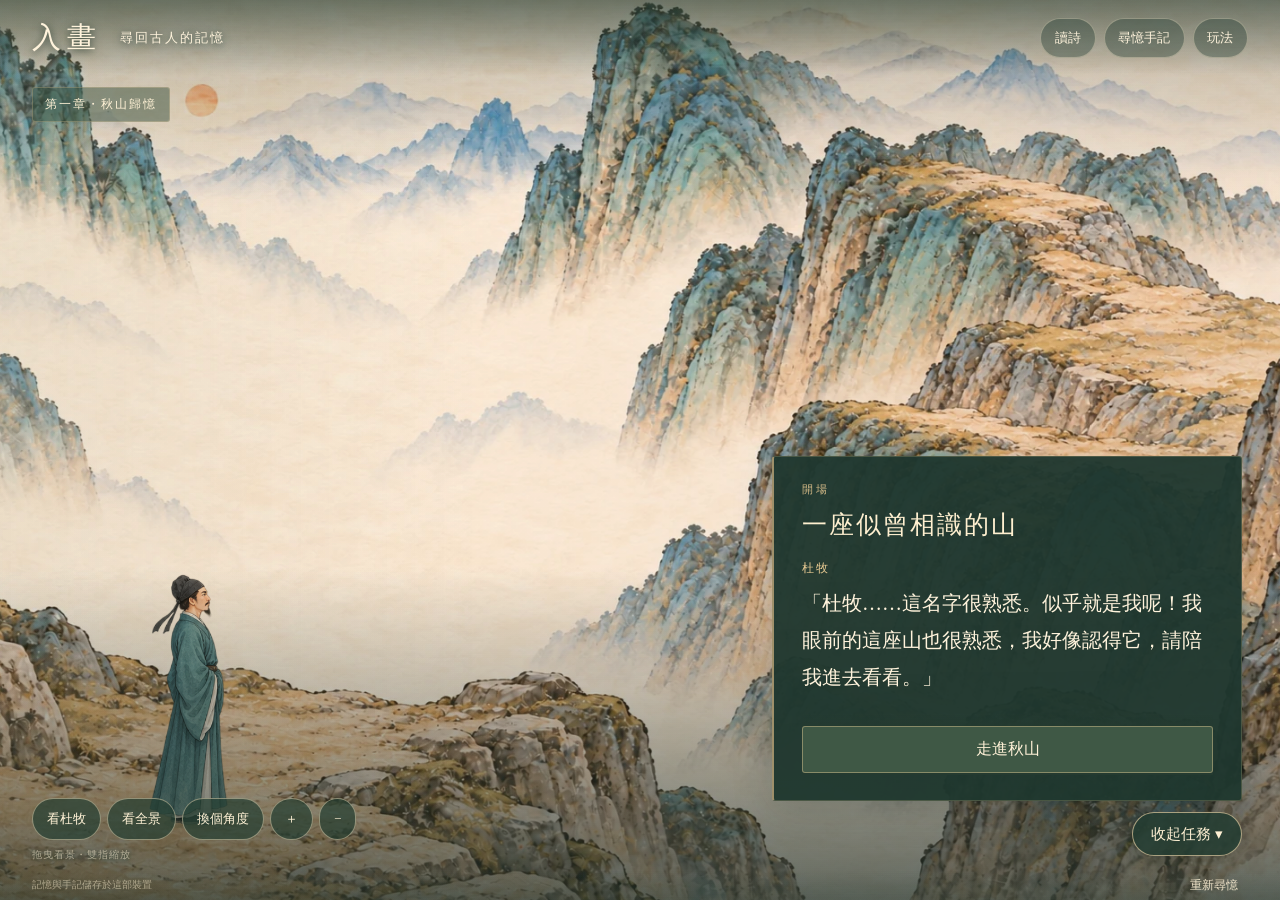
<file: index.html>
<!doctype html><html lang="zh-Hant"><head><meta charset="utf-8"><meta name="viewport" content="width=device-width,initial-scale=1"><meta name="theme-color" content="#29362f"><title>入畫｜尋回古人的記憶</title><link rel="stylesheet" href="./ruhua/style.css?v=20261120-complete-v2"><style>.score-card .classdojo-reward{margin:10px 0 0;color:#ffe1a0;font:700 clamp(26px,4vw,36px)/1.3 system-ui,sans-serif;overflow-wrap:anywhere}</style></head><body>
<header><div id="brand"><strong>入畫</strong><span>尋回古人的記憶</span></div><nav aria-label="工具"><button data-modal="poem">讀詩</button><button data-modal="journal">尋憶手記</button><button data-modal="help">玩法</button></nav></header>
<main id="main"><section id="landscape" aria-label="可移動觀看的水彩秋山"><div id="world"></div><div class="scene-top"><span>第一章・秋山歸憶</span><span id="progress"></span><span id="score-badge" role="status" aria-live="polite" hidden></span></div><div id="intro-art" hidden></div><div id="home" hidden></div><div class="scene-bottom"><p id="scene-status" role="status" hidden>秋山正在浮現……</p><div id="views"><button id="scene-replay" hidden>再看景物</button><button data-view="poet">看杜牧</button><button data-view="wide">看全景</button><button data-view="angle">換個角度</button><button data-zoom="0.8" aria-label="放大景物">＋</button><button data-zoom="1.25" aria-label="縮小景物">−</button></div><small>拖曳看景・雙指縮放</small></div></section><aside id="reveal-banner" aria-label="新景物出現" hidden><p id="reveal-title" role="status"></p><p id="reveal-detail"></p><p id="reveal-quote"></p><button id="reveal-continue" type="button">看到了，繼續</button></aside><section id="panel" aria-label="故事與尋憶任務" hidden></section><button id="task-toggle" class="task-toggle" type="button" aria-controls="panel" aria-expanded="true" hidden>收起任務 ▾</button></main>
<footer><span id="save-status" role="status">記憶與手記儲存於這部裝置</span><button id="reset">重新尋憶</button></footer>
<dialog id="verse-screen" aria-labelledby="verse-title"><div class="verse-content"><p class="verse-kicker">山行 · 杜牧</p><h2 id="verse-title"></h2><button id="enter-verse" type="button">走入詩句 <span aria-hidden="true">→</span></button></div></dialog><dialog id="modal"><button id="close-modal" class="close" aria-label="關閉">×</button><div id="modal-content"></div></dialog><script type="module" src="./ruhua/app.mjs?v=20261120-complete-v2"></script></body></html>
</file>
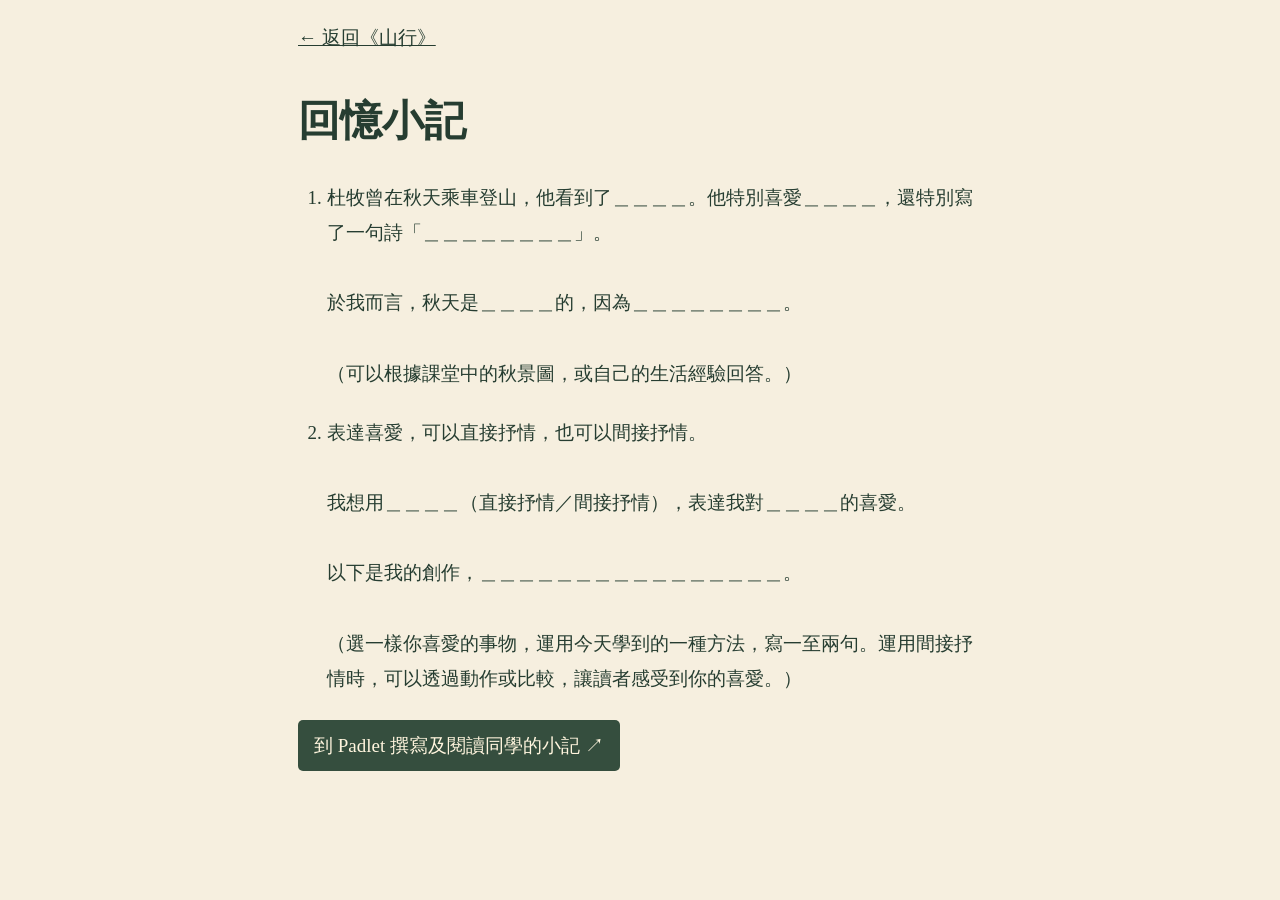
<file: activities.html>
<!doctype html>
<html lang="zh-Hant-HK"><meta charset="utf-8"><meta name="viewport" content="width=device-width, initial-scale=1"><title>課堂活動｜入畫</title>
<style>
*{box-sizing:border-box}body{margin:0;background:#f6efdf;color:#263d31;font:19px/1.85 "Songti TC","Noto Serif TC",serif}
header,main{max-width:780px;margin:auto;padding:20px clamp(20px,6vw,48px)}header a{color:inherit}
main{padding-top:8px}h1{font-size:clamp(28px,5vw,42px);margin:0 0 12px}ol{padding-inline-start:1.5em}li{white-space:pre-line}li+li{margin-top:24px}
.activity-links{display:flex;gap:12px;flex-wrap:wrap;margin-top:24px}.activity-links a{display:inline-flex;align-items:center;min-height:48px;padding:8px 16px;border-radius:5px;background:#354e3e;color:#fff5de;text-decoration:none}.activity-links a:hover{text-decoration:underline}a:focus-visible{outline:3px solid #99592d;outline-offset:4px}
</style><header><a href="./index.html">← 返回《山行》</a></header><main><h1>回憶小記</h1><ol><li>杜牧曾在秋天乘車登山，他看到了＿＿＿＿。他特別喜愛＿＿＿＿，還特別寫了一句詩「＿＿＿＿＿＿＿＿」。

於我而言，秋天是＿＿＿＿的，因為＿＿＿＿＿＿＿＿。

（可以根據課堂中的秋景圖，或自己的生活經驗回答。）</li><li>表達喜愛，可以直接抒情，也可以間接抒情。

我想用＿＿＿＿（直接抒情／間接抒情），表達我對＿＿＿＿的喜愛。

以下是我的創作，＿＿＿＿＿＿＿＿＿＿＿＿＿＿＿＿。

（選一樣你喜愛的事物，運用今天學到的一種方法，寫一至兩句。運用間接抒情時，可以透過動作或比較，讓讀者感受到你的喜愛。）</li></ol><div class="activity-links"><a href="https://padlet.com/ythan/padlet-s025j7z6d0p4sdrxka86" target="_blank" rel="noopener noreferrer">到 Padlet 撰寫及閱讀同學的小記 ↗</a></div></main></html>
</file>
<file: ruhua/style.css>
:root{color-scheme:light;--ink:#343c32;--muted:#707463;--paper:#faf6ec;--line:#d9d6c6;--red:#924731;--green:#3d5a48;font-family:var(--reading-font);font-size:16px}*{box-sizing:border-box}body{margin:0;background:#eee8d9;color:var(--ink)}button,a,input,textarea{-webkit-tap-highlight-color:transparent}button{font:inherit;color:inherit;cursor:pointer;border:1px solid var(--line);border-radius:7px;padding:.65rem .85rem;background:var(--paper);touch-action:manipulation}button:hover{border-color:var(--green);background:#eeeddf}button:focus-visible,a:focus-visible,input:focus-visible,textarea:focus-visible{outline:3px solid #a56b3f;outline-offset:3px}button:disabled{opacity:.4;cursor:default}button.primary{background:var(--green);color:white;border-color:var(--green);font-weight:600;padding:.9rem 1.4rem}button.primary:hover{background:#2c4938}.primary span{margin-left:1.4rem}header{height:76px;padding:0 3%;display:flex;align-items:center;justify-content:space-between;border-bottom:1px solid var(--line);background:#f8f3e8}#brand{text-decoration:none;color:var(--ink);display:flex;align-items:center;gap:18px}#brand strong{font:700 29px var(--reading-font);letter-spacing:6px}#brand span{font-size:13px;letter-spacing:2px}nav{display:flex;gap:8px}nav button{background:transparent;font-size:14px}main{display:grid;grid-template-columns:minmax(0,1.4fr) minmax(350px,1fr);min-height:calc(100svh - 122px);max-width:1800px;margin:auto;overflow:clip}main.home-mode,main.free-mode{grid-template-columns:1fr}#landscape{position:relative;min-height:600px;overflow:clip;background:#f3eddf;isolation:isolate}#world{position:absolute;inset:0}#world canvas{display:block;width:100%;height:100%;touch-action:none}.scene-top{position:absolute;top:24px;left:26px;right:26px;display:flex;gap:12px;justify-content:space-between;pointer-events:none;font-size:13px;letter-spacing:2px;color:#586451}.scene-top>span{padding:7px 10px;background:#faf6ece0;border-radius:4px}#progress{letter-spacing:0}.scene-bottom{position:absolute;bottom:20px;left:24px;right:24px;pointer-events:none}.scene-bottom button{pointer-events:auto;font-size:13px;background:#faf6eceb;backdrop-filter:blur(8px)}#views{display:flex;gap:6px;flex-wrap:wrap}.scene-bottom small{display:block;margin-top:8px;color:#66705c;letter-spacing:1px;text-shadow:0 0 6px #faf6ec}#scene-status{max-width:max-content;background:#faf6ece8;padding:5px 8px;font-size:12px;border-radius:4px;color:#66705c}#panel{background:var(--paper);border-left:1px solid var(--line);padding:36px clamp(22px,3vw,48px);display:flex;flex-direction:column;justify-content:center;min-width:0}#panel[hidden],#home[hidden],#intro-art[hidden]{display:none}.kicker{font-size:12px;letter-spacing:3px;color:var(--muted);margin:0 0 15px}h1,h2,h3,blockquote,.frame,.poem-text{font-family:var(--reading-font)}h2{font-size:25px;font-weight:600;letter-spacing:2px;line-height:1.5;margin:0 0 20px}.poem-line{font-size:25px;letter-spacing:3px;color:var(--red);margin:0 0 24px;border-bottom:1px solid var(--line);padding-bottom:20px;white-space:nowrap}.speaker{font-size:12px;letter-spacing:2px;color:var(--muted);margin:0 0 8px}.speech{font-size:17px;line-height:1.9;margin:0 0 20px}.narration{font-size:14px;line-height:1.9;color:var(--muted);margin:0 0 20px}fieldset{border:0;padding:0;margin:0}legend,.task{font-size:16px;font-weight:600;line-height:1.7;margin:0 0 14px;padding:0}label.choice{display:flex;align-items:center;gap:10px;padding:13px 14px;border:1px solid var(--line);border-radius:7px;margin-bottom:9px;cursor:pointer;line-height:1.6;background:#fffdf7}label.choice:has(input:checked){background:#e8eee3;border-color:#71846a}input[type=radio]{accent-color:var(--green);width:17px;height:17px;flex-shrink:0}.actions{margin-top:22px;display:flex;gap:10px;flex-wrap:wrap;align-items:center}.actions .primary{flex-grow:1}.feedback{font-size:15px;color:#8a4631;line-height:1.8;border-left:3px solid #bb8a66;padding:10px 14px;background:#f5ecde;margin:14px 0 0}.feedback:empty{display:none}.frame{font-size:24px;line-height:1.9;color:var(--green);padding:20px 0;margin:0 0 14px;border-block:1px solid var(--line)}.share-hint{font-size:14px;color:var(--muted);line-height:1.7}.note-fields{display:grid;gap:12px}.note-fields label{font-size:15px;line-height:1.8}.note-fields input,.note-fields textarea{display:block;width:100%;font:inherit;background:#fffdf7;border:1px solid var(--line);border-radius:6px;padding:10px;color:var(--ink);resize:vertical}.note-fields textarea{min-height:72px}.note-example{font-size:14px;line-height:1.8;color:var(--green);padding:12px;background:#edf0e5}footer{height:46px;display:flex;justify-content:space-between;align-items:center;padding:0 3%;font-size:11px;color:var(--muted);border-top:1px solid var(--line)}footer button{font-size:12px;padding:4px 10px;background:transparent;border:0}#home{position:relative;z-index:2;margin:100px 0 180px 10%;width:max-content;max-width:84%;padding:24px 32px;background:#f8f3e8e8;box-shadow:0 20px 70px #66633a09;border-radius:3px}#home h1{font-size:clamp(64px,8vw,108px);letter-spacing:16px;margin:0 0 8px;font-weight:500}#home h2{font-size:20px;letter-spacing:5px}#home>p:not(.kicker){font-size:16px;line-height:2.1;margin:24px 0}#home .primary{min-width:210px}.home-mode #views,.home-mode #scene-status,.home-mode .scene-bottom small{display:none}#intro-art{position:absolute;inset:14% 10% 20%;display:flex;align-items:flex-end;justify-content:center;pointer-events:none;background:radial-gradient(ellipse,#fbf7eddd,transparent 70%)}.book{position:absolute;bottom:0;width:min(90%,400px);height:160px;display:flex;filter:drop-shadow(0 20px 18px #393b3325);perspective:600px}.book span{display:block;width:50%;padding:26px;background:#fdf8e9;border:1px solid #c8bda0;font:26px var(--reading-font);color:#928d7b;text-align:center;transform:rotateY(-18deg);border-radius:4px 2px 2px 10px;box-shadow:inset -10px 0 18px #b8ab8b22}.book span+span{transform:rotateY(18deg);animation:page 1.8s ease-out}.book small{font-size:14px}#visitor{position:relative;height:90%;max-width:85%;object-fit:contain;filter:drop-shadow(0 5px 15px #61584133);animation:arrive 1.5s ease-out}.second-sheet{height:110px;background:linear-gradient(155deg,#ccd8bd33,#ffffff44),repeating-linear-gradient(110deg,transparent 0 16px,#7f93891a 17px 18px);border:1px solid var(--line);position:relative;margin-bottom:18px;display:flex;align-items:center;justify-content:center;color:#607a62;font:24px var(--reading-font);letter-spacing:6px}.second-sheet:before{content:'▱　▱';position:absolute;bottom:12px;right:24px;opacity:.25;font-size:40px}.coming{font-size:14px;color:var(--muted)}dialog{width:min(550px,calc(100vw - 30px));max-height:85svh;border:1px solid var(--line);padding:32px;background:var(--paper);border-radius:12px;color:var(--ink);box-shadow:0 20px 100px #252b3233}dialog::backdrop{background:#222b2666;backdrop-filter:blur(4px)}.close{float:right;border:0;background:transparent;font-size:24px;padding:0 5px;margin:-15px -10px 5px 10px}dialog h2{font-size:24px}dialog p{line-height:1.9}.poem-text{font-size:24px;line-height:2.2;letter-spacing:3px;text-align:center}.author{text-align:center;color:var(--muted)}.journal-list{padding-left:23px;line-height:2}.journal-note{background:#edf0e5;padding:16px;line-height:2;border-radius:6px}.free-mode #panel{position:absolute;width:1px;height:1px;padding:0;overflow:clip;clip-path:inset(50%)}.free-mode .scene-top:after{content:'記憶已復原';padding:7px;background:#faf6ece0;font-size:13px}#main.intro-mode #world{opacity:.2}#main.intro-mode .scene-bottom{display:none}@keyframes page{0%{transform:rotateY(-155deg)}100%{transform:rotateY(18deg)}}@keyframes arrive{0%{opacity:0;transform:translateY(60px) scale(.85)}100%{opacity:1;transform:none}}@media(min-width:1100px) and (max-height:850px){#panel{padding-block:24px}.speech{font-size:16px;margin-bottom:14px}.poem-line{margin-bottom:16px;padding-bottom:16px}.choice{font-size:15px}#landscape{min-height:590px}}@media(max-width:800px){header{height:66px;padding:0 14px}#brand{gap:8px}#brand strong{font-size:25px}#brand span{display:none}nav{gap:3px}nav button{font-size:12px;padding:8px}main{grid-template-columns:1fr;min-height:calc(100svh - 112px)}#landscape{min-height:460px;height:55svh}#panel{border-left:0;border-top:1px solid var(--line);padding:28px 22px;justify-content:start}.scene-top{top:14px;left:14px;right:14px;font-size:11px;letter-spacing:1px}.scene-bottom{left:14px;bottom:12px;right:14px}#home{margin:75px auto 130px;padding:20px 26px}#home h1{font-size:65px}#home>p:not(.kicker){font-size:14px;margin:14px 0}.home-mode #landscape{height:auto;min-height:calc(100svh - 112px)}.free-mode #landscape{height:calc(100svh - 112px)}#intro-art{inset:15% 10% 8%}.book{height:100px;width:280px}.book span{padding:12px;font-size:20px}h2{font-size:23px}.poem-line{font-size:23px;letter-spacing:3px}.frame{font-size:22px}footer{padding:0 14px}.scene-bottom button{font-size:12px;padding:8px}dialog{padding:26px}.poem-text{font-size:21px;letter-spacing:1px}}@media(prefers-reduced-motion:reduce){*,*:before,*:after{animation:none!important;scroll-behavior:auto!important}}
#progress:empty{display:none}@media(min-width:801px){main{height:calc(100svh - 122px);min-height:0}#landscape{min-height:0;height:100%}#panel{overflow-y:auto;justify-content:flex-start}#panel>.kicker{margin-top:auto}#panel>.actions:last-child,#panel>form:last-child{margin-bottom:auto}.home-mode #landscape{min-height:0}.home-mode #home{margin-block:60px 120px}.home-mode{min-height:620px}}@media(max-width:800px){.free-mode #landscape{min-height:0}.scene-bottom #scene-status{max-width:100%;line-height:1.7;font-size:11px}}
/* 《日暮之前》：滿幅水彩、暮色字幕與留白詩箋。 */
:root{--paper:#f5edda;--ink:#293e34;--muted:#b9c4af;--line:#d8c29a70;--green:#354e3e;--red:#e4c08a;font-family:var(--reading-font)}body{background:#28342e;color:#fff3dc}body>header{position:absolute;top:0;left:0;right:0;height:76px;border:0;background:linear-gradient(#23382b88,transparent);z-index:20;padding:0 32px}#brand{color:#fff3dc;text-shadow:0 2px 8px #23382d}#brand strong{font-weight:500}#brand span{font-family:var(--reading-font);letter-spacing:2px}nav button{color:#fff3dc;background:#233e3366;border-color:#f1e4c860;border-radius:22px;backdrop-filter:blur(7px);font-family:var(--reading-font);font-size:13px}nav button:hover{background:#536447c9;border-color:#f5dfb6}main,main.home-mode,main.free-mode{position:relative;display:block;height:100svh;min-height:720px;max-width:none;overflow:clip;margin:0}#landscape,.home-mode #landscape,.free-mode #landscape{position:absolute;inset:0;width:100%;height:100%;min-height:0}#world{background:#738478;touch-action:none;cursor:grab}#world:active{cursor:grabbing}.paint-lens{position:absolute;inset:-1%;transform-origin:50% 50%;will-change:transform}.paint-lens svg{width:100%;height:100%;display:block;overflow:visible;pointer-events:none}.paint-lens [data-layer],.paint-actor{transition:opacity 1.5s ease,filter 1.6s ease}.paint-actor foreignObject div,.paint-actor canvas{display:block;width:100%;height:100%}.paint-dusk{position:absolute;inset:0;background:linear-gradient(115deg,#e2b56e12,#b9793b0d 40%,#75432f15);pointer-events:none;transition:background 2s}.evening .paint-dusk{background:linear-gradient(115deg,#e2b56e26,#b9793b23 40%,#75432f45)}.paint-vignette{position:absolute;inset:0;background:linear-gradient(#1f302d45,transparent 22%,transparent 63%,#1c2e2aaf),linear-gradient(90deg,#23372d12,transparent 38%);pointer-events:none}.paint-falling{position:absolute;inset:0;pointer-events:none;opacity:0;transition:opacity 1.5s}.remembered .paint-falling{opacity:.7}.paint-falling i{position:absolute;left:76%;top:-5%;width:16px;height:20px;background:#ae502c;clip-path:polygon(50% 0,61% 29%,90% 17%,79% 46%,100% 51%,72% 76%,50% 100%,28% 76%,0 51%,21% 46%,10% 17%,39% 29%);animation:paint-fall 15s linear infinite}.paint-falling i:nth-child(2){left:86%;animation-delay:-5s;background:#c66e35}.paint-falling i:nth-child(3){left:68%;animation-delay:-9s}.scene-top{top:87px;left:32px;right:32px;font-family:var(--reading-font);letter-spacing:2px;color:#fff2d6;font-size:12px}.scene-top>span{padding:8px 12px;background:#344b3a7a;backdrop-filter:blur(6px);border:1px solid #f1d5a441;border-radius:3px}.scene-bottom{bottom:38px;left:32px;right:auto;max-width:55%;z-index:5}.scene-bottom #scene-status{background:transparent;color:#fff1d4a3;padding:0;font-size:11px;line-height:1.8;text-shadow:0 1px 5px #1c3026;max-width:100%}.scene-bottom button{background:#263f33ba;color:#fff2d6;border-color:#e7d8b580;border-radius:24px;font-family:var(--reading-font);font-size:13px;padding:10px 14px;min-height:42px}.scene-bottom button:hover{background:#536447e8}.scene-bottom small{color:#fff1d48f;font-size:10px;letter-spacing:1px;text-shadow:0 1px 4px #23382e}#panel{position:absolute;right:3%;bottom:100px;width:min(470px,42%);height:auto;max-height:calc(100% - 238px);min-width:0;padding:25px 28px;display:block;background:linear-gradient(110deg,#20382feb,#22382edb);color:#fff3dc;border:1px solid #e6c99135;border-left:2px solid #d5b785b0;border-radius:3px;box-shadow:0 8px 40px #152b2930;backdrop-filter:blur(9px);overflow:auto;scrollbar-width:thin;scrollbar-color:#c5ad7d70 transparent}#panel>.kicker{margin-top:0}#panel>.actions:last-child,#panel>form:last-child{margin-bottom:0}#panel h2{font-weight:500;font-size:25px;margin:0 0 16px;color:#fff0d0}#panel .kicker{color:#d6bb88;font-family:var(--reading-font);letter-spacing:3px;margin-bottom:9px;font-size:11px}.poem-line{font-size:25px;margin:0 0 17px;padding-bottom:16px;letter-spacing:3px;color:#f2d6a6;border-color:#e4c58c4d}.speaker{color:#e5c891;font-family:var(--reading-font);font-size:12px}.speech{font-family:var(--reading-font);font-size:20px;font-weight:500;line-height:1.85;margin-bottom:17px}.narration{font-size:14px;color:#dddac4;line-height:1.9}.task,legend{font-size:15px;font-weight:500;color:#f7edd6;line-height:1.8;margin-bottom:13px}.choice{font-size:15px}label.choice{padding:10px 12px;background:#f8ecd90a;border-color:#e8d3ac55;color:#fff2d9;border-radius:3px;gap:10px;margin-bottom:7px}label.choice:hover{background:#f8ecd919;border-color:#e8d3ac}label.choice:has(input:checked){background:#b694563b;border-color:#e5c38d}input[type=radio]{accent-color:#dfbd80;width:17px;height:17px}.actions{margin-top:18px;gap:9px}.actions button{background:transparent;border-color:#dbc3947d;color:#f2d6a6;font-family:var(--reading-font);border-radius:3px;font-size:14px}.actions button.primary{background:#3f5845;color:#fff1d7;border:1px solid #d2bd8b80;padding:12px 18px;min-height:47px;font-weight:500;font-size:16px}.actions button.primary:hover{background:#607052}.actions button:disabled{opacity:.45}.feedback{color:#f5d1a2;background:#d2a45d12;border-left-color:#d1b376;font-size:14px;padding:9px 12px}.frame{color:#f1d7a3;font-size:24px;line-height:1.85;padding:18px 0;margin-bottom:14px;border-color:#e4c58c4d}.share-hint{color:#e5dfcb;font-size:13px}.note-example{color:#f4ddb5;background:#f4e8ca10;font-size:14px;line-height:1.8;border-left:2px solid #c8ac79}.note-fields{gap:11px}.note-fields label{color:#ecdfc5;font-size:13px}.note-fields input,.note-fields textarea{background:#f8f0dfef;color:#293e34;border-color:#c5b895;padding:9px;font-family:var(--reading-font)}.note-fields textarea{min-height:67px}.coming{color:#ded5bb;font-size:13px}.second-sheet{background:linear-gradient(155deg,#bdcaa94d,#ffffff09),repeating-linear-gradient(110deg,transparent 0 16px,#ced4c827 17px 18px);color:#e0e4c8;border-color:#d9d3b960}.home-mode #home{position:absolute;inset:0;margin:0;padding:100px 9vw 95px;display:flex;flex-direction:column;justify-content:center;align-items:flex-start;width:100%;max-width:none;background:linear-gradient(90deg,#f9f0dff5,#f7efdcce 32%,#f4e6ca45 64%,transparent);border-radius:0;box-shadow:none;color:#293e34}#home .kicker{font-family:var(--reading-font);color:#886d47}#home h1{font-size:clamp(65px,8vw,106px);font-weight:500;letter-spacing:18px;margin:9px 0 13px}#home h2{font-size:23px;letter-spacing:5px;color:#405440;margin-bottom:17px}#home>p:not(.kicker){font-family:var(--reading-font);font-size:19px;line-height:2;margin:16px 0 25px;color:#56634d}#home .primary{font-family:var(--reading-font);border-radius:3px;border-color:#405843;font-size:17px;font-weight:500;padding:14px 28px;background:#354e3e;min-width:210px}.home-mode .scene-top{display:none}body:has(.home-mode)>header{background:transparent}body:has(.home-mode) #brand{color:#3e513f;text-shadow:none}body:has(.home-mode) #brand span{color:#746c53}#intro-art{inset:13% 48% 14% 7%;background:radial-gradient(ellipse,#fbf7edb0,transparent 75%);z-index:2}#main.intro-mode #world{opacity:.68}.book span{color:#76664b}footer{position:absolute;bottom:0;left:0;right:0;z-index:20;height:30px;border:0;color:#f1e4c692;padding:0 32px;background:linear-gradient(transparent,#1c30272b);font-size:10px}footer button{color:#efe3c9;font-family:var(--reading-font)}body:has(.home-mode) footer{color:#786d57;background:transparent}body:has(.home-mode) footer button{color:#786d57}.free-mode .scene-top:after{background:#344b3a7a;border:1px solid #f1d5a441;color:#fff2d6;font-size:12px;padding:8px 12px}.free-mode .scene-bottom{max-width:90%}dialog{background:#f5edda;color:#293e34;border-color:#c8b387}dialog .kicker,dialog .author{color:#857351}dialog button{color:#354e3e;border-color:#b4a480;background:#fff7e8}dialog .close{background:transparent;border:0}.journal-note{background:#e3e6d6;color:#354e3e}dialog .primary{background:#354e3e;color:#fff3dc}dialog::backdrop{background:#132b2270;backdrop-filter:blur(4px)}button:focus-visible,a:focus-visible,input:focus-visible,textarea:focus-visible{outline-color:#f8d386}
@keyframes paint-fall{to{transform:translate(-120px,100vh) rotate(190deg)}}
@media(max-width:1100px) and (min-width:801px){#panel{right:3%;width:43%;padding:22px;bottom:90px;max-height:calc(100% - 223px)}.speech{font-size:19px}.poem-line{font-size:23px;letter-spacing:2px}.scene-bottom{max-width:51%;left:22px}.scene-bottom button{font-size:12px;padding:9px 12px}.scene-top{left:22px;right:22px}.frame{font-size:22px}body>header{padding:0 22px}}
@media(max-width:800px){body>header{height:65px;padding:0 15px}main,main.home-mode,main.free-mode{height:auto;min-height:100svh;overflow:clip;padding-top:470px}#landscape{position:absolute;inset:0 0 auto;height:470px;min-height:0}.paint-lens{inset:0}.paint-lens svg{overflow:visible}#panel{position:relative;left:auto;right:auto;bottom:auto;width:auto;max-height:none;margin:0 15px 87px;padding:21px;overflow:visible;background:linear-gradient(110deg,#20382ff2,#22382eea)}.scene-top{top:78px;left:15px;right:15px;font-size:10px;letter-spacing:1px}.scene-top>span{padding:6px 8px}.scene-bottom{top:390px;bottom:auto;left:15px;right:15px;max-width:none}.scene-bottom #scene-status{display:none}.scene-bottom button{min-height:36px;padding:7px 10px;font-size:11px}.scene-bottom small{font-size:9px;margin-top:6px}.paint-vignette{background:linear-gradient(#1f302d50,transparent 22%,transparent 68%,#28342e)}.home-mode{padding:0!important;height:100svh!important;min-height:680px!important}.home-mode #landscape{height:100%;min-height:0}.home-mode #home{padding:100px 8vw 95px;background:linear-gradient(90deg,#f9f0dff0,#f7efdcbb 56%,#f4e6ca19)}#home h1{font-size:72px}#home h2{font-size:19px;letter-spacing:3px}#home>p:not(.kicker){font-size:17px}footer{padding:0 15px}#intro-art{inset:21% 15% 12%;max-width:430px;margin:auto}#visitor{height:100%}.book{height:100px;width:280px}#main.intro-mode #panel{margin-top:0}#panel h2{font-size:23px}.speech{font-size:20px}.poem-line{font-size:23px;letter-spacing:3px}.choice{font-size:15px}.free-mode{padding-top:0;min-height:100svh}.free-mode #landscape{height:100svh;min-height:0}.free-mode .scene-bottom{top:auto;bottom:45px}.free-mode .scene-top:after{font-size:10px;padding:6px 8px}.free-mode .scene-top{gap:5px}.free-mode #progress{display:none}.free-mode .paint-vignette{background:linear-gradient(#1f302d50,transparent 22%,transparent 66%,#1c2e2ac7)}nav button{font-size:12px;padding:8px}#brand strong{font-size:25px}}
@media(prefers-reduced-motion:reduce){.paint-lens [data-layer],.paint-actor,.paint-dusk,.paint-falling{transition:none!important}.paint-falling{display:none}}
.home-mode #world{background-image:url('../assets/city-home.webp')}.home-mode .paint-lens{opacity:0}#panel>.actions,#note-form>.actions{position:sticky;bottom:-25px;padding:12px 0 2px;background:linear-gradient(transparent,#243a30 25%);z-index:2}@media(max-width:800px){#panel>.actions,#note-form>.actions{position:static;background:transparent;padding:0}}
/* 看景時暫時收起任務；按鈕獨立於表單，不清除作答內容。 */
#panel[hidden],#task-toggle[hidden]{display:none!important}.task-toggle{position:absolute;right:3%;bottom:44px;z-index:25;display:inline-flex;align-items:center;justify-content:center;min-height:44px;padding:10px 18px;border:1px solid #ecd4a7a8;border-radius:24px;background:#263f33e6;backdrop-filter:blur(8px);color:#fff1d4;font:15px var(--reading-font);box-shadow:0 5px 18px #132a2229}.task-toggle:hover{background:#526347;border-color:#f5dfb6}.task-toggle:focus-visible{outline:3px solid #f8d386;outline-offset:4px}.task-collapsed .task-toggle{background:#354e3ef2}
@media(max-width:800px){.task-toggle{position:fixed;right:15px;bottom:43px;min-height:44px;padding:10px 16px;font-size:14px}#main.task-collapsed{height:100svh;min-height:640px;padding-top:0}#main.task-collapsed #landscape{height:100%;min-height:0}#main.task-collapsed .scene-bottom{top:auto;bottom:106px}#main.task-collapsed .paint-vignette{background:linear-gradient(#1f302d50,transparent 22%,transparent 66%,#1c2e2ab0)}}
/* 課本中的來客：翻書 → 詩題 → 人物，依次出現。 */
#intro-art{inset:17% 49% 12% 5%;display:block;perspective:1300px;overflow:visible;background:radial-gradient(ellipse at 50% 75%,#fff2cf8f,transparent 70%)}
.storybook{position:absolute;left:2%;bottom:15%;width:96%;height:clamp(170px,23vw,290px);transform:rotateX(24deg) rotateZ(-5deg);transform-style:preserve-3d;filter:drop-shadow(0 25px 20px #23362866)}
.book-base{position:absolute;inset:5px -6px -12px;background:linear-gradient(90deg,#4b4f3b,#7c7250 48%,#3c4a37 51%,#62664a);border:2px solid #a18e62;border-radius:9px 6px 10px 8px;box-shadow:0 5px 0 #c2ae82,0 9px 0 #5d654d}
.book-page{position:absolute;top:0;width:50%;height:100%;padding:24px 9px 16px;text-align:center;color:#504c3b;background:repeating-linear-gradient(0deg,#a8946510 0 1px,transparent 1px 4px),#f7efd8;border:1px solid #c7b58c;display:flex;flex-direction:column;align-items:center;justify-content:center;gap:17px;overflow:hidden}
.page-left{left:0;border-radius:8px 1px 0 8px;background-color:#eee2bf;box-shadow:inset -22px 0 24px -20px #64563988;transform-origin:right center}
.page-right{right:0;border-radius:1px 7px 8px 0;box-shadow:inset 22px 0 24px -20px #64563988}
.page-heading{font:clamp(25px,3vw,39px) var(--reading-font);letter-spacing:6px;padding-left:6px;color:#57492f}
.page-verses{font:clamp(10px,1.15vw,16px)/2.15 var(--reading-font);letter-spacing:1px;color:#817152;opacity:0}
.book-cover{position:absolute;left:50%;top:-3px;width:50%;height:calc(100% + 5px);transform-origin:left center;transform:rotateY(0);background:linear-gradient(105deg,#445844,#66755b 45%,#3f5746);border:2px solid #b49d6a;border-radius:1px 7px 8px 1px;backface-visibility:hidden;display:flex;align-items:center;justify-content:center;flex-direction:column;gap:16px;box-shadow:inset 0 0 0 8px #c2b17c24}
.book-cover>span{writing-mode:vertical-rl;font:34px var(--reading-font);letter-spacing:12px;color:#f4e4b6;border:1px solid #cfbb8277;padding:18px 12px}
.book-cover small{font:12px var(--reading-font);letter-spacing:2px;color:#e9d8aa}
.book-turn{position:absolute;left:50%;top:1px;width:50%;height:calc(100% - 2px);background:linear-gradient(90deg,#a69a7688,#f5ebd0 12%,#fff5dc 75%,#c9b98d);border:1px solid #d3c29a;border-radius:0 6px 7px 0;transform-origin:left center;transform:rotateY(0);backface-visibility:hidden}
.book-spine{position:absolute;top:0;left:calc(50% - 3px);width:6px;height:100%;background:linear-gradient(90deg,transparent,#75603e55,transparent);pointer-events:none}
#intro-art #visitor{position:absolute;left:18%;bottom:29%;width:64%;height:79%;max-width:none;object-fit:contain;object-position:center bottom;opacity:0;transform:translateY(45px) scale(.88);filter:blur(10px) drop-shadow(0 0 22px #fff0c2);animation:none;z-index:3;mask-image:linear-gradient(black 0 78%,transparent 100%)}
.book-aura{position:absolute;inset:9% 4% 20%;background:radial-gradient(ellipse at 50% 80%,#fff3cae0,transparent 66%);opacity:0;filter:blur(12px);pointer-events:none}
.opening-caption{position:absolute;left:0;right:0;bottom:0;text-align:center;font:15px/1.8 var(--reading-font);letter-spacing:2px;color:#fff2d6;text-shadow:0 2px 8px #20382f;margin:0}
#intro-art:not(.opening-play):not(.opening-revealed) .page-left{opacity:0}
.opening-play .page-left{animation:book-left-reveal 2.1s both}
.opening-play .book-cover{animation:book-unfold 2.3s cubic-bezier(.4,0,.2,1) both}
.opening-play .turn-one{animation:book-unfold 1.8s .55s ease-in-out both}
.opening-play .turn-two{animation:book-unfold 1.9s .95s ease-in-out both}
.opening-play .page-verses{animation:book-ink 1s 2.15s both}
.opening-play .book-aura{animation:book-ink 1.8s 2.5s both}
#intro-art.opening-play #visitor{animation:book-visitor 2.1s 3s both}
.opening-done .opening-caption,.opening-revealed .opening-caption{visibility:hidden}
.opening-revealed .book-cover,.opening-revealed .book-turn{transform:rotateY(-180deg)}
.opening-revealed .page-verses,.opening-revealed .book-aura{opacity:1}
#intro-art.opening-revealed #visitor{opacity:1;transform:none;filter:blur(0) drop-shadow(0 5px 15px #61584133)}
.opening-pending{visibility:hidden!important;pointer-events:none!important}
@keyframes book-unfold{0%{transform:rotateY(0)}100%{transform:rotateY(-180deg)}}
@keyframes book-left-reveal{0%,22%{opacity:0}100%{opacity:1}}
@keyframes book-ink{from{opacity:0}to{opacity:1}}
@keyframes book-visitor{0%{opacity:0;transform:translateY(45px) scale(.88);filter:blur(10px) drop-shadow(0 0 22px #fff0c2)}55%{opacity:.65;filter:blur(2px) drop-shadow(0 0 22px #fff0c2)}100%{opacity:1;transform:none;filter:blur(0) drop-shadow(0 5px 15px #61584133)}}
@media(max-width:800px){#intro-art{inset:100px 7% 34px;max-width:480px}.storybook{height:165px;bottom:9%;left:3%;width:94%}.book-page{padding:14px 6px;gap:8px}.page-heading{font-size:26px}.page-verses{font-size:11px;line-height:1.9;letter-spacing:0}#intro-art #visitor{height:92%;bottom:24%;left:21%;width:58%}.opening-caption{font-size:12px;bottom:-16px}.book-cover>span{font-size:25px;padding:12px 8px;letter-spacing:7px}.book-cover small{font-size:10px}}
@media(prefers-reduced-motion:reduce){.opening-play .book-cover,.opening-play .book-turn{transform:rotateY(-180deg)}.opening-play .page-left,.opening-play .page-verses,.opening-play .book-aura{opacity:1}#intro-art.opening-play #visitor{opacity:1;transform:none;filter:none}}
/* 每句詩先在黑色全屏中獨立呈現，由學生決定何時入畫。 */
#verse-screen{position:fixed;inset:0;width:100vw;height:100svh;max-width:none;max-height:none;margin:0;padding:30px;border:0;border-radius:0;background:#000;color:#f9f1df;box-shadow:none}
#verse-screen::backdrop{background:#000;backdrop-filter:none}
.verse-content{height:100%;display:flex;flex-direction:column;align-items:center;justify-content:center;gap:30px;text-align:center}
.verse-kicker{font:14px var(--reading-font);letter-spacing:6px;color:#b9aa8b;margin:0}
#verse-screen #verse-title{font:500 clamp(26px,5vw,66px)/1.8 var(--reading-font);letter-spacing:clamp(2px,1vw,12px);white-space:nowrap;color:#f9f1df;margin:0;animation:verse-appear 1.4s ease-out both}
#verse-screen #enter-verse{margin-top:24px;border:1px solid #c9b88b70;border-radius:3px;background:#000;color:#d5c39a;padding:13px 25px;font:16px var(--reading-font);letter-spacing:2px}
#verse-screen #enter-verse:hover{background:#201e17;border-color:#d5c39a}
@keyframes verse-appear{from{opacity:0;transform:translateY(8px)}to{opacity:1;transform:none}}
@media(max-width:450px){#verse-screen{padding:16px}#verse-screen #verse-title{font-size:26px;letter-spacing:3px}.verse-kicker{font-size:12px}.verse-content{gap:24px}}
/* 自選提示：先找字詞，再理解意思。 */
.hint-area{margin:0 0 17px}
#hint-button{font:14px var(--reading-font);min-height:42px;padding:9px 16px;border:1px solid #e5c58a9c;border-radius:22px;color:#f5dba6;background:#e3bd7612}
#hint-button:hover,#hint-button[aria-expanded=true]{background:#d9b56f26;border-color:#ffe3a8}
#hint-content{margin-top:10px;padding:3px 14px;border-left:2px solid #dbbe83;background:#e7cd9410;color:#f3e5c8;font-size:14px;line-height:1.85}
#hint-content p{margin:9px 0}
.poem-line mark{background:#f2d59a;color:#24392e;border-radius:3px;padding:2px 1px;box-shadow:0 0 0 2px #f2d59a33}
#hint-content[hidden],#reveal-banner[hidden],#scene-replay[hidden]{display:none!important}
/* 新景物出現時，暫讓整幅畫面留給學生觀看。 */
.revealing-scene #panel,.revealing-scene #task-toggle{visibility:hidden!important;pointer-events:none!important}
#reveal-banner{position:absolute;top:145px;left:32px;z-index:12;max-width:min(430px,calc(100% - 64px));padding:18px 22px;background:#20392fea;border:1px solid #e8cf945c;border-left:3px solid #ead298;border-radius:3px;color:#fff1d4;box-shadow:0 8px 30px #152c2930;backdrop-filter:blur(8px);pointer-events:auto}
#reveal-title{margin:0 0 8px;font:24px/1.5 var(--reading-font);color:#ffe6af}
#reveal-detail{margin:0;font-size:14px;line-height:1.8}
#reveal-quote{margin:10px 0 0;font:18px/1.7 var(--reading-font);letter-spacing:2px;color:#e9d6ac}
#reveal-continue{margin-top:14px;background:#45604a;border:1px solid #e1c68c8c;border-radius:3px;color:#fff1d4;font:14px var(--reading-font);min-height:42px;padding:10px 16px}
#reveal-continue:hover{background:#627658}
.memory-halo{filter:drop-shadow(0 0 9px #ffe7a4);animation:memory-breathe 2s ease-in-out infinite;transform-box:fill-box;transform-origin:center}
.memory-ring{opacity:.7}
@keyframes memory-breathe{0%,100%{opacity:.6;transform:scale(.97)}50%{opacity:1;transform:scale(1.025)}}
@media(max-width:800px){#reveal-banner{top:128px;left:15px;max-width:calc(100% - 30px);padding:13px 16px}#reveal-title{font-size:21px}#reveal-detail{font-size:13px}#reveal-quote{font-size:17px;margin-top:6px}#main.revealing-scene{height:100svh;min-height:640px;padding-top:0}#main.revealing-scene #landscape{height:100%;min-height:0}#main.revealing-scene .scene-bottom{top:auto;bottom:46px}.revealing-scene .paint-vignette{background:linear-gradient(#1f302d50,transparent 22%,transparent 68%,#1c2e2ab0)}}
@media(prefers-reduced-motion:reduce){.memory-halo{animation:none;opacity:1}}
/* 靜態山水與人物分開合成，人物走動不重畫 SVG 遮罩。 */
.paint-actor{position:absolute;left:0;top:0;width:512px;height:512px;transform-origin:0 0;pointer-events:none;will-change:transform;contain:layout paint}
.paint-actor canvas{position:absolute;inset:0;width:512px!important;height:512px!important}
.poet-shadow{position:absolute;left:211px;top:477px;width:90px;height:20px;border-radius:50%;background:#34433425}
/* 透明深綠底色保留；取消拖動時反覆取樣整幅畫的玻璃模糊。 */
#panel,#reveal-banner,.task-toggle,nav button,.scene-top>span,.scene-bottom button{backdrop-filter:none;-webkit-backdrop-filter:none}
.memory-halo{filter:none;animation:none;opacity:.9}
.paint-falling{display:none}
/* 提示展開只影響任務區，避免連帶重新排版山水。 */
#panel{contain:layout style;isolation:isolate;background:#20382ff5}
#world{contain:layout paint}

.teacher-entry{display:inline-flex;align-items:center;border-radius:25px;border:1px solid #ecd4a780;background:#3d5749bd;color:#fff1d4;text-decoration:none;padding:9px 14px;font-size:14px}.memory-end-actions{display:flex;gap:10px;flex-wrap:wrap;margin-top:20px}.memory-end-actions a{display:inline-flex;align-items:center;justify-content:center;text-decoration:none;border:1px solid #d3bf9077;background:#56694d;color:#fff1d4;padding:13px 16px;border-radius:5px;flex:1}@media(max-width:600px){header #brand span{display:none}header nav{gap:4px}.teacher-entry{font-size:12px;padding:8px}}
/* 使用預合成階段圖；只交替兩張圖片，不在平板即時計算七層遮罩。 */
.paint-frame{position:absolute;inset:0;display:block;width:100%;height:100%;object-fit:cover;object-position:center;pointer-events:none}
.paint-lens .focus-svg{position:absolute;inset:0;width:100%;height:100%;pointer-events:none}
#scene-status{display:none!important}
@media(prefers-reduced-motion:reduce){.paint-frame{transition:none}}

/* 背景只保留一張完整圖片，固定底圖不參與移動或疊影。 */
#world{background-image:none}.home-mode #world{background-image:url('../assets/city-home.webp')}
.paint-frame{opacity:1!important;transition:none!important}

/* 首頁回到現代街頭，右側留給故事引導，左側保留杜牧。 */
.home-mode #world{background-size:cover;background-position:center;background-repeat:no-repeat}
.home-mode #home{padding-left:64%;padding-right:4%;background:linear-gradient(90deg,transparent 38%,#f9f0df55 55%,#f9f0dff0 66%,#f9f0dff5)}
.home-mode .scene-bottom{display:none}
@media(max-width:800px){.home-mode #world{background-position:22% center}.home-mode #home{justify-content:flex-end;padding:90px 7vw 65px;background:linear-gradient(transparent 28%,#f9f0df66 42%,#f9f0dff5 65%)}.home-mode #home h1{font-size:54px;margin:0 0 4px}.home-mode #home h2{font-size:18px;margin:4px 0 8px}.home-mode #home>p:not(.kicker){font-size:16px;line-height:1.65;margin:8px 0 16px}.home-mode #home .kicker{margin:0 0 6px}}

.memory-end-actions button{background:#45604c;color:#fff1d4;border-color:#d3bf9077;min-height:44px;padding:12px 20px}.memory-end-actions button:hover{background:#5b7354}

/* 全頁採用一致宋體，保留詩句、對話與操作文字的字級層次。 */
:root{--reading-font:'Songti TC','Noto Serif TC','Source Han Serif TC','PMingLiU',serif}
button,input,textarea,select{font-family:var(--reading-font)}
#panel legend,#panel .task{font-size:18px;font-weight:500;line-height:1.8}
#panel .choice{font-size:17px;line-height:1.7}
#hint-content,.feedback,.share-hint{font-size:16px;line-height:1.8}
.scene-top{flex-wrap:wrap}#score-badge{font-size:13px;letter-spacing:1px}
#score-badge[hidden]{display:none}.question-score{font-size:14px;color:#e8cf9d;margin:12px 0 8px;line-height:1.6}
label.choice:has(input:disabled){opacity:.48;cursor:default}
.score-card{border:1px solid #e8cf9466;border-radius:4px;padding:12px 16px;margin:0 0 20px;background:#e3bd7610}
.score-card p{margin:5px 0;line-height:1.7;font-size:15px}.score-card strong{font-size:23px;font-weight:500;color:#f9d88d}
@media(max-width:800px){#score-badge{font-size:11px}#panel legend,#panel .task{font-size:17px}}

.poem-picker{border-top:1px solid #e8cf945c;margin-top:24px;padding-top:18px}.picker-intro,.picker-instruction{font-size:16px;line-height:1.8}.picker-modes{display:flex;flex-direction:column;gap:8px}.picker-modes button{color:#f9ebcf;background:#354e3e;border-color:#e5cc9466;text-align:left;font-size:15px;min-height:44px}.picker-modes button[aria-pressed=true]{background:#ecd7a8;color:#293e34;border-color:#ecd7a8}.annotation-poem{padding:14px 0;margin-top:12px;font-size:clamp(18px,1.65vw,24px);line-height:2.4;white-space:nowrap}.annotation-poem p{margin:4px 0;display:flex;align-items:baseline;justify-content:center}.annotation-poem button{position:relative;font:inherit;line-height:inherit;letter-spacing:0;padding:0 2px;min-height:44px;background:#f5dfaa0a;border:1px dashed #e5cc9477;border-radius:3px;color:#fff0d0}.annotation-poem button:hover{background:#e5cc9426}.annotation-poem button.scenery-picked{border-bottom:3px solid #f2ce77;background:#f2ce7720}.annotation-poem button.favorite-picked{color:#ffe4c4;background:#b953424a;border-color:#edac8b}.favorite-seal{font-size:10px;position:absolute;top:-10px;right:1px;color:#ffb18f;line-height:1}.picker-key{display:flex;gap:14px;flex-wrap:wrap;font-size:13px;color:#e2c895}.picker-summary{font-size:15px;line-height:1.8;padding:10px 12px;background:#e8cf9410}.picker-summary p{margin:3px 0}.picker-actions{display:flex;gap:10px;flex-wrap:wrap;margin-top:16px}.picker-actions button{font-size:15px;color:#fff1d4;background:#45604c;border-color:#d3bf9077;min-height:44px}.picker-discussion{margin-top:16px;padding:5px 14px;border-left:2px solid #e2bf80;color:#f8e5bd;font-size:16px;line-height:1.8}.picker-discussion p{margin:9px 0}@media(max-width:800px){.annotation-poem{font-size:21px}.picker-actions button{flex:1;padding:10px}.picker-key{font-size:12px}}@media(max-width:360px){.annotation-poem{font-size:18px}}

/* 所有字外觀相同，不預先透露詞語邊界；標記工具跟隨圈選區。 */
.picker-toolbar{position:sticky;top:-25px;z-index:4;background:#20382f;padding:12px 0 8px;border-bottom:1px solid #e8cf9444}.picker-modes{flex-direction:row;gap:8px}.picker-modes button{flex:1;text-align:center;padding:10px 6px;font-size:16px}.picker-instruction{font-size:15px;line-height:1.7;margin:10px 0 2px}
.free-annotation{font-size:26px;line-height:1.9;padding:18px 0 8px}.free-annotation p{gap:0;margin:7px 0}.free-annotation button{display:inline-flex;align-items:center;justify-content:center;width:36px;min-width:36px;min-height:48px;line-height:1.6;padding:0;border:2px solid transparent;border-radius:3px;background:transparent;color:#fff0d0;box-shadow:none}.free-annotation button:hover{border-color:transparent;background:#e5cc941a}.free-annotation button.scenery-picked{border:2px solid transparent;border-bottom:3px solid #f2ce77;background:#f2ce771a}.free-annotation button.favorite-picked{border:2px solid transparent;color:#ffd6bd;background:#b953424a}.free-annotation .favorite-seal{font-size:16px;top:-12px;right:2px;color:#ffb18f}.free-annotation button:focus-visible{outline:2px solid #f4d795;outline-offset:0}
@media(max-width:800px){.picker-toolbar{top:0}.free-annotation{font-size:25px}.free-annotation button{width:35px;min-width:35px}.picker-modes button{font-size:15px}}@media(max-width:360px){.free-annotation button{width:32px;min-width:32px}.free-annotation{font-size:23px}}


/* 短暫加深背景，讓多色煙花、光點與殘影清楚可見。 */
.screen-fireworks{position:fixed;inset:0;z-index:10000;overflow:hidden;pointer-events:none;contain:strict;background:#08132488;animation:firework-stage 5s linear both}
.vivid-fireworks{display:block;width:100%;height:100%;pointer-events:none}
@keyframes firework-stage{0%{opacity:0}5%,72%{opacity:1}100%{opacity:0}}
.still-star{position:absolute;inset:35% 0 auto;text-align:center;color:#ffd877;font-size:64px;letter-spacing:30px}.fireworks-still{animation:none;background:#08132444}
.effect-title{color:#f5d38b;font-size:18px!important}.picker-retry{border-color:#c5aa80}.picker-success{border-color:#ebcd7c}


.bomb-toss-overlay{position:fixed;inset:0;z-index:10000;overflow:hidden;pointer-events:none;contain:strict}
.flying-bomb{position:absolute;left:0;top:0;font:clamp(76px,13vmin,112px)/1.2 'Apple Color Emoji','Segoe UI Emoji','Noto Color Emoji',sans-serif;display:block;will-change:transform,opacity;transform-origin:50% 50%;pointer-events:none}
.bomb-toss-still .flying-bomb{left:50%;top:42%;transform:translate(-50%,-50%)}
@media(prefers-reduced-motion:reduce){.screen-fireworks{animation:none}}

.poet-invitation{display:flex;align-items:center;gap:14px;border-top:1px solid #b6a583;padding-top:18px;margin-top:20px}.poet-invitation img{width:90px;height:170px;object-fit:contain;flex-shrink:0}.poet-invitation .primary{display:inline-block;text-decoration:none;padding:10px 14px}.poet-invitation p{line-height:1.8}

.student-activity-link{display:inline-flex;align-items:center;min-height:44px;padding:6px 12px;color:#fff3dc;text-decoration:none;border:1px solid #f1e4c860;border-radius:22px;background:#233e33bb;font-size:13px;white-space:nowrap}
@media(max-width:480px){.student-activity-link{padding-inline:8px;font-size:12px}}

#poet-name-form>label{display:block;margin-bottom:10px}#poet-name{display:block;width:100%;box-sizing:border-box;min-height:48px;padding:10px 12px;font-family:var(--reading-font);font-size:18px;background:#f8f0df;color:#293e34;border:1px solid #c5b895;border-radius:3px}#poet-name[aria-invalid="true"]{border-color:#e9b786}#name-feedback:empty{display:none}

#reflection-picker>.journal-entry{display:inline-flex;align-items:center;justify-content:center;min-height:48px;padding:10px 18px;margin-top:12px;color:#fff1d7;background:#3f5845;border:1px solid #d2bd8b80;border-radius:4px;text-decoration:none;font:inherit}#reflection-picker>.journal-entry:hover{background:#607052}
</file>
